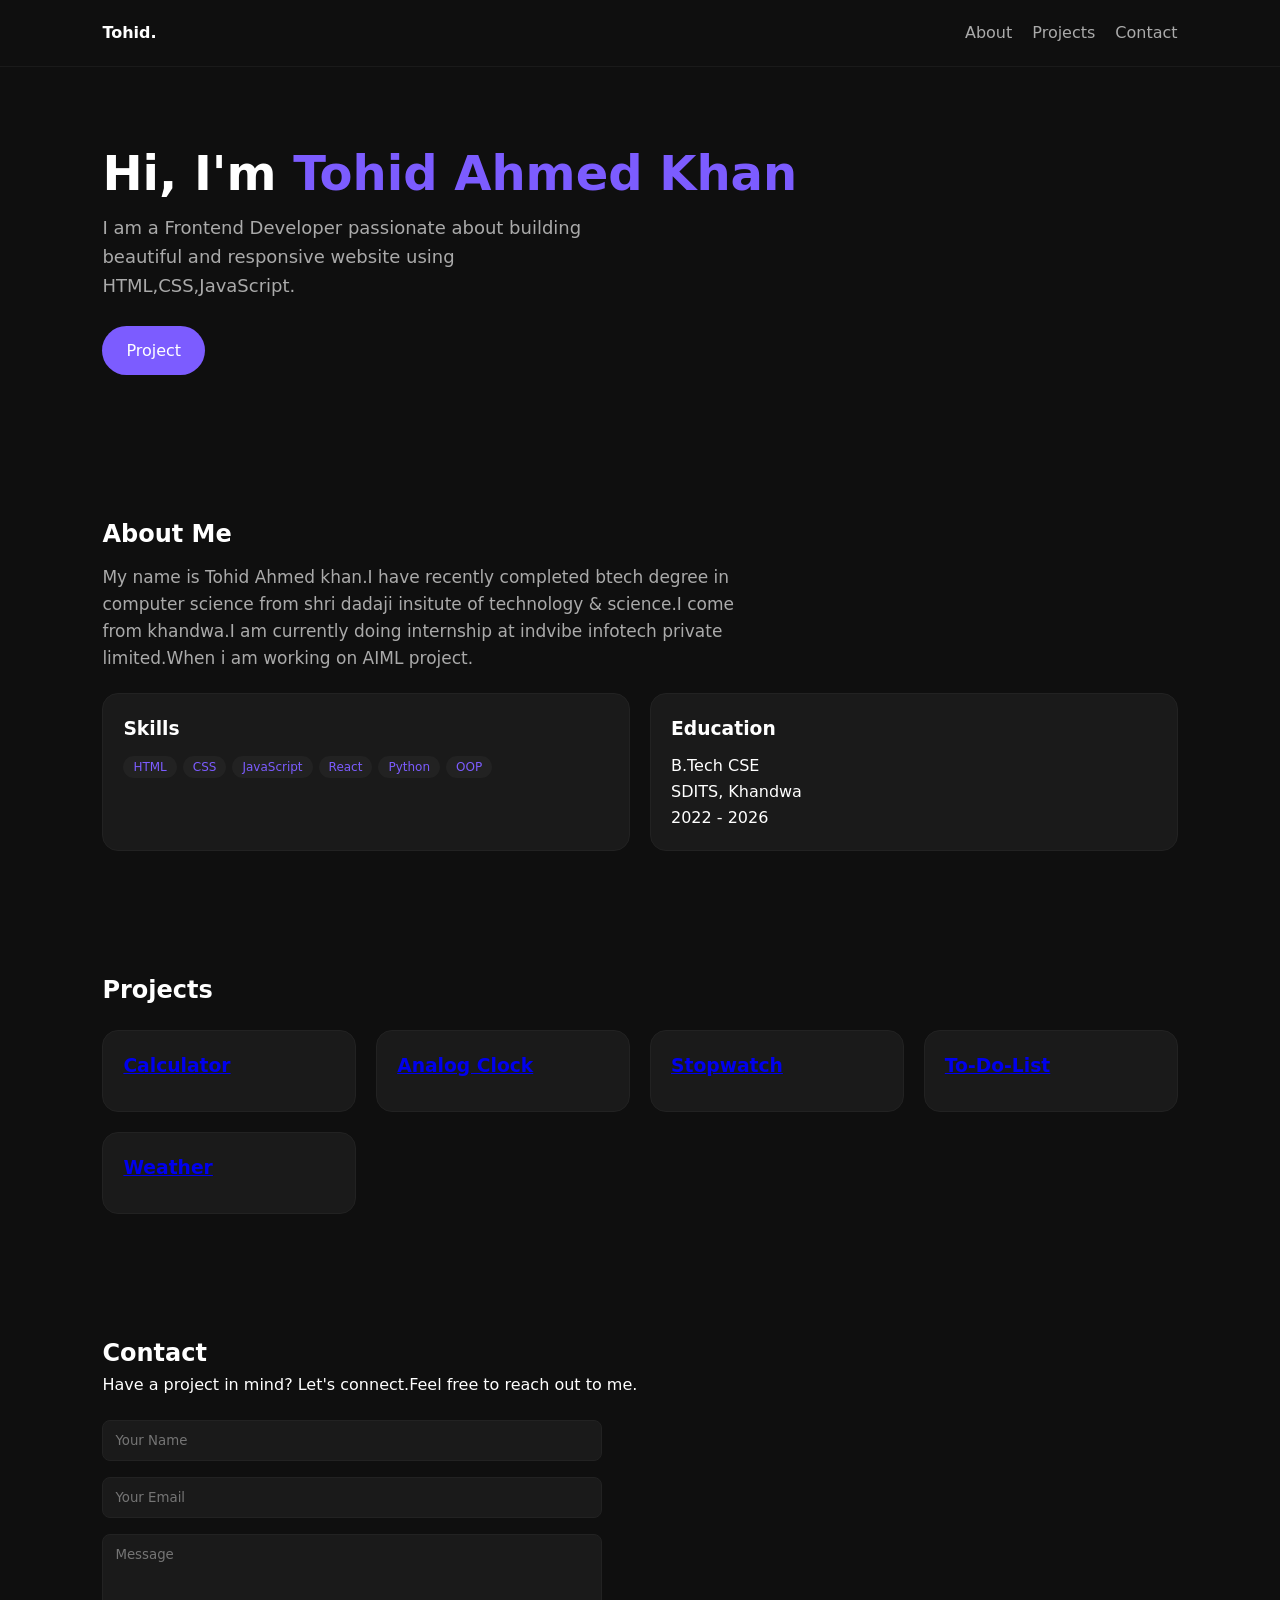
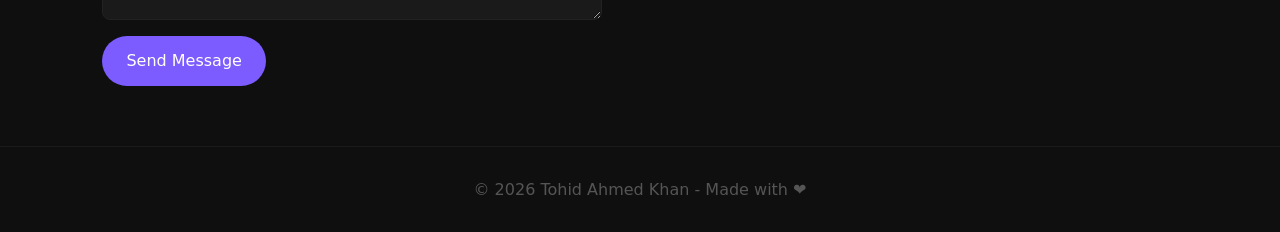
<file: index.html>
<!DOCTYPE html>
<html lang="en">
<head>
<meta charset="UTF-8" />
<meta name="viewport" content="width=device-width, initial-scale=1.0" />
<title>Tohid Ahmed Khan - Portfolio</title>
<style>
  *{margin:0;padding:0;box-sizing:border-box;font-family:system-ui}
  body{background:#0f0f0f;color:#fff;line-height:1.6}
  nav{display:flex;justify-content:space-between;padding:20px 8%;position:sticky;top:0;background:#0f0f0f;z-index:10;border-bottom:1px solid #1a1a1a}
  nav a{color:#aaa;text-decoration:none;margin-left:20px}
  nav a:hover{color:#fff}
  .hero{padding:80px 8%}
  .hero h1{font-size:48px;line-height:1.1} .hero h1 span{color:#7c5cff}
  .hero p{color:#aaa;margin:15px 0 25px;max-width:500px;font-size:18px}
  .btn{background:#7c5cff;color:#fff;padding:12px 24px;border-radius:30px;text-decoration:none;display:inline-block;transition:.3s}
  .btn:hover{background:#6a4ae6;transform:translateY(-2px)}
  section{padding:60px 8%}
  .grid{display:grid;grid-template-columns:repeat(auto-fit,minmax(250px,1fr));gap:20px;margin-top:20px}
  .card{background:#1a1a1a;padding:20px;border-radius:16px;border:1px solid #222;transition:.3s}
  .card:hover{border-color:#7c5cff;transform:translateY(-4px)}
  .card h3{margin-bottom:10px}
  .tag{background:#222;padding:4px 10px;border-radius:20px;font-size:12px;margin-right:6px;color:#7c5cff}
  input,textarea{width:100%;padding:12px;margin:8px 0;background:#1a1a1a;border:1px solid #222;border-radius:8px;color:#fff}
  footer{text-align:center;padding:30px;color:#555;border-top:1px solid #1a1a1a}
  .project-card{cursor: pointer;}
</style>
</head>
<body>
<nav>
  <b>Tohid.</b>
  <div><a href="#about">About</a><a href="#projects">Projects</a><a href="#contact">Contact</a></div>
</nav>

<div class="hero">
  <h1>Hi, I'm <span>Tohid Ahmed Khan</span></h1>
  <p> I am a Frontend Developer  passionate about building beautiful and responsive website using HTML,CSS,JavaScript.</p>
  <a class="btn" href="#projects">Project</a>
</div>

<section id="about">
  <h2>About Me</h2>
  <p style="color:#aaa;max-width:650px;margin-top:10px;font-size:17px">My name is Tohid Ahmed khan.I have recently completed btech degree in computer science from shri dadaji insitute of technology & science.I come from khandwa.I am currently doing internship at indvibe infotech private limited.When i am working on AIML project.</p>
  <div class="grid">
    <div class="card"><h3>Skills</h3><p><span class="tag">HTML</span><span class="tag">CSS</span><span class="tag">JavaScript</span><span class="tag">React</span><span class="tag">Python</span><span class="tag">OOP</span></p></div>
    <div class="card"><h3>Education</h3><p>B.Tech CSE<br>SDITS, Khandwa<br>2022 - 2026</p></div>
  </div>
</section>

<section id="projects">
  <h2>Projects</h2>
  <div class="grid">
   <div class="card"><h3><a href="./project/calculator.html">Calculator</a></h3></div>
    <div class="card"><h3><a href="./project/analog clock/analog.html">Analog Clock</a></h3></div>
    <div class="card"><h3><a href="./project/stopwatch/stop.html">Stopwatch</a></h3></div>
    <div class="card"><h3><a href="./project/to-do list/td.html">To-Do-List</a></h3></div>
     <div class="card"><h3><a href="./project/weather/weather.html">Weather</a></h3></div>
 
  </div>
</section>

<section id="contact">
  <h2>Contact</h2>
  <p>Have a project in mind? Let's connect.Feel free to reach out to me.</p>
  <div style="max-width:500px;margin-top:15px">
    <input placeholder="Your Name" />
    <input placeholder="Your Email" />
    <textarea rows="4" placeholder="Message"></textarea>
    <a class="btn" href="mailto:tohidahmedkhan@email.com">Send Message</a>
  </div>
</section>

<footer>© 2026 Tohid Ahmed Khan - Made with ❤️</footer>
</body>
</html>
</file>
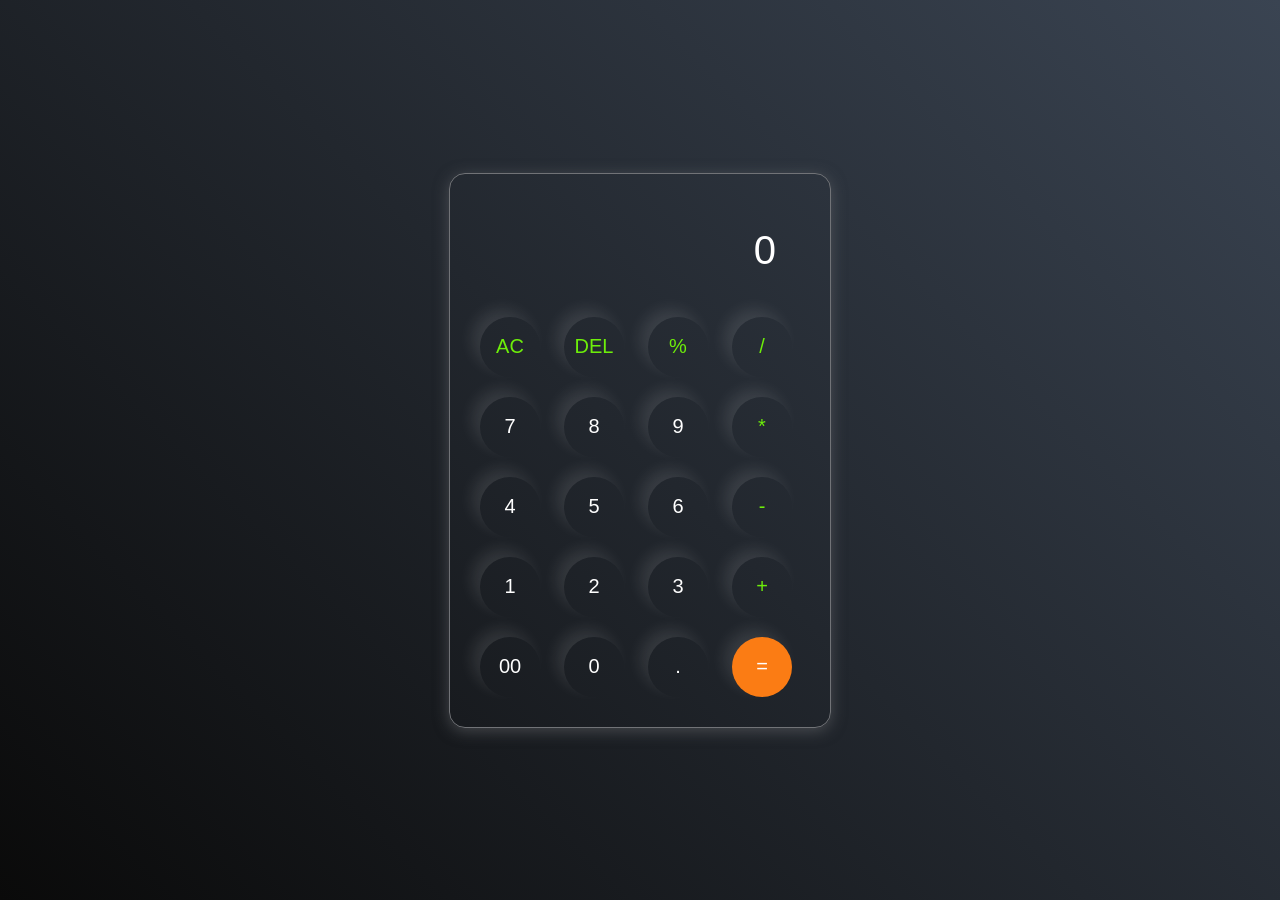
<file: project/calculator.html>
<!DOCTYPE html>
<html lang="en">
<head>
    <meta charset="UTF-8">
    <meta name="viewport" content="width=device-width, initial-scale=1.0">
    <link rel="stylesheet" href="style.css">
    <title>calculator</title>
</head>
<body>
   <div class="calculator">
    <input type="text" placeholder="0" id="inputBox">
    <div>
        <button class="operator">AC</button>
        <button class="operator">DEL</button>
        <button class="operator">%</button>
        <button class="operator">/</button>
    </div>
    <div>
        <button>7</button>
        <button>8</button>
        <button>9</button>
        <button class="operator">*</button>
    </div>
    <div>
        <button>4</button>
        <button>5</button>
        <button>6</button>
        <button class="operator">-</button>
    </div>
    <div>
        <button>1</button>
        <button>2</button>
        <button>3</button>
        <button class="operator">+</button>
    </div> 
<div>
        <button>00</button>
        <button>0</button>
        <button>.</button>
        <button class="equalBTn">=</button>
    </div> 
   </div>
   <script src="script.js"></script>
</body>
</html>
</file>
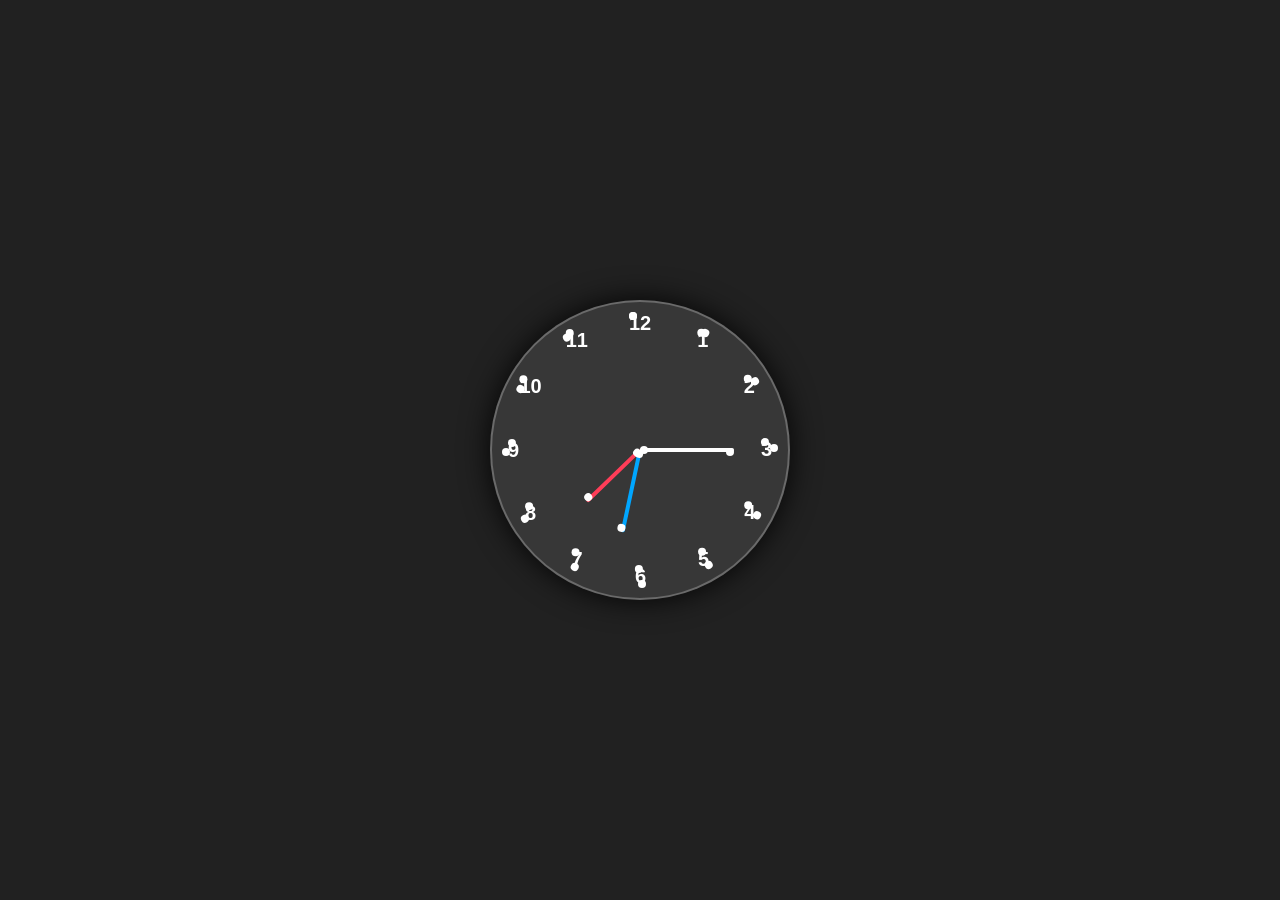
<file: project/analog clock/analog.html>
<!DOCTYPE html>
<html lang="en">
<head>
    <meta charset="UTF-8">
    <meta name="viewport" content="width=device-width, initial-scale=1.0">
    <link rel="stylesheet" href="style.css">
    <title>analog clock</title>
</head>
<body>
    <div class="container">
        <div class="clock">
            <div style="--clr:#ff3d58; --h:74px" id="hour" class="hand"><i></i></div>
            <div style="--clr:#00a6ff; --h:84px" id="min" class="hand"><i></i></div>
            <div  style="--clr:#ffffff; --h:94px" id="sec" class="hand"><i></i></div>
            <span style="--i:1"><b>1</b></span>
            <span style="--i:2"><b>2</b></span>
            <span style="--i:3"><b>3</b></span>
            <span style="--i:4"><b>4</b></span>
            <span style="--i:5"><b>5</b></span>
            <span style="--i:6"><b>6</b></span>
            <span style="--i:7"><b>7</b></span>
            <span style="--i:8"><b>8</b></span>
            <span style="--i:9"><b>9</b></span>
            <span style="--i:10"><b>10</b></span>
            <span style="--i:11"><b>11</b></span>
            <span style="--i:12"><b>12</b></span>

        </div>
    </div>


    <script src="script.js"></script>
</body>
</html>
</file>
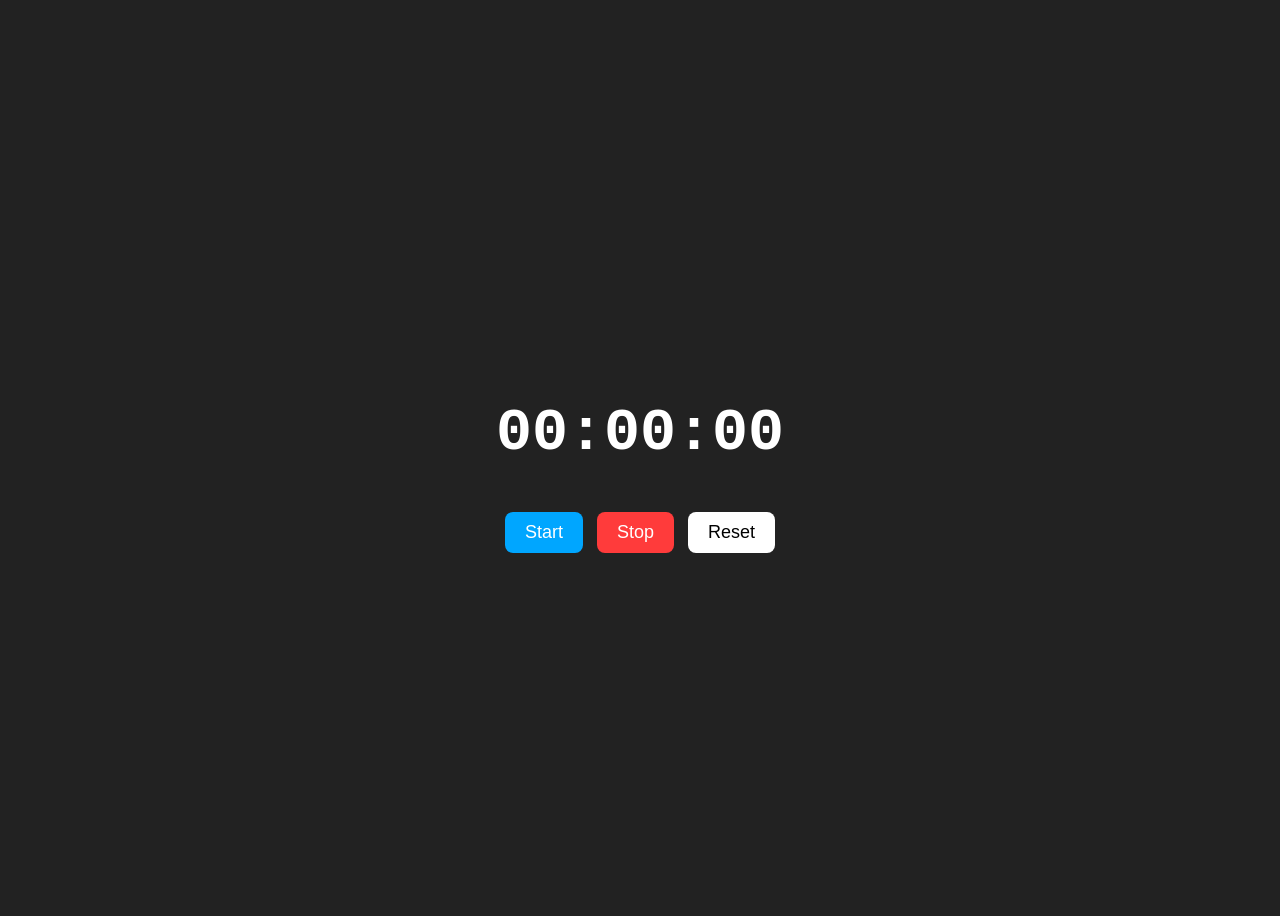
<file: project/stopwatch/stop.html>
<!DOCTYPE html>
<html>
<head>
  <link rel="stylesheet" href="style.css">
</head>
<body>
  <div class="container">
    <h1 id="display">00:00:00</h1>
    <div class="buttons">
      <button id="start">Start</button>
      <button id="stop">Stop</button>
      <button id="reset">Reset</button>
    </div>
  </div>
  <script src="script.js"></script>
</body>
</html>
</file>
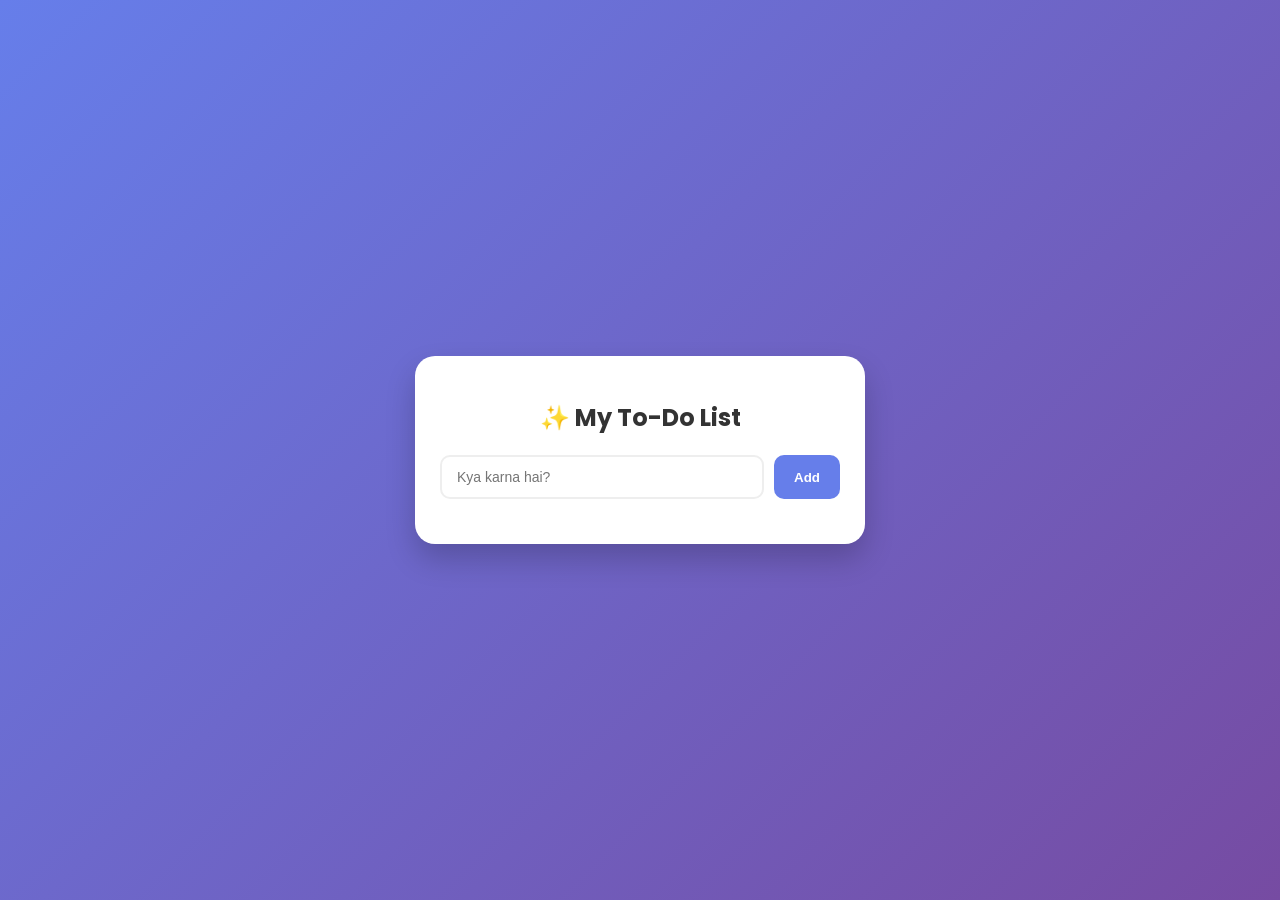
<file: project/to-do list/td.html>
<!DOCTYPE html>
<html>
<head>
<title>To-Do List Pro</title>
<link href="https://fonts.googleapis.com/css2?family=Poppins:wght@400;600&display=swap" rel="stylesheet">
<style>
body{
  margin:0; min-height:100vh;
  font-family:'Poppins', sans-serif;
  background: linear-gradient(135deg, #667eea, #764ba2);
  display:flex; justify-content:center; align-items:center;
}
.box{
  background:white; width:400px; padding:25px; border-radius:20px;
  box-shadow: 0 15px 30px rgba(0,0,0,0.2);
}
h2{ text-align:center; color:#333; margin-bottom:20px;}
.input-box{ display:flex; gap:10px; margin-bottom:20px;}
input{
  flex:1; padding:12px 15px; border:2px solid #eee; border-radius:10px; outline:none; font-size:14px;
}
input:focus{ border-color:#667eea; }
button{
  padding:12px 20px; background:#667eea; color:white; border:none; border-radius:10px;
  cursor:pointer; font-weight:600; transition:0.2s;
}
button:hover{ background:#5a6fd6; transform:scale(1.05); }
ul{ padding:0; margin:0;}
li{
  list-style:none; background:#f8f9ff; padding:12px 15px; margin-top:10px; border-radius:10px;
  display:flex; justify-content:space-between; align-items:center;
  transition:0.2s; border-left:4px solid #667eea;
}
li:hover{ transform: translateX(5px); }
li.done{
  text-decoration: line-through; background:#e8f5e9; color:#888; border-left-color:#4caf50;
}
li span{
  background:#ffebee; color:#ff5252; width:28px; height:28px; display:flex;
  justify-content:center; align-items:center; border-radius:50%; cursor:pointer; font-weight:bold;
}
li span:hover{ background:#ff5252; color:white;}
</style>
</head>
<body>
  <div class="box">
    <h2>✨ My To-Do List</h2>
    <div class="input-box">
      <input type="text" id="taskInput" placeholder="Kya karna hai?">
      <button onclick="addTask()">Add</button>
    </div>
    <ul id="taskList"></ul>
  </div>

<script>
let tasks = JSON.parse(localStorage.getItem("tasks")) || [];
function showTasks(){
  let list = document.getElementById("taskList");
  list.innerHTML = "";
  tasks.forEach((t, index) => {
    let li = document.createElement("li");
    li.innerHTML = `${t.text} <span>✕</span>`;
    if(t.done) li.classList.add("done");
    li.onclick = () => toggleDone(index);
    li.querySelector("span").onclick = (e) => { e.stopPropagation(); deleteTask(index); }
    list.appendChild(li);
  });
}
function addTask(){
  let input = document.getElementById("taskInput");
  if(input.value == "") return;
  tasks.push({text: input.value, done: false});
  localStorage.setItem("tasks", JSON.stringify(tasks));
  input.value = ""; showTasks();
}
function toggleDone(i){ tasks[i].done =!tasks[i].done; localStorage.setItem("tasks", JSON.stringify(tasks)); showTasks(); }
function deleteTask(i){ tasks.splice(i, 1); localStorage.setItem("tasks", JSON.stringify(tasks)); showTasks(); }
showTasks();
</script>
</body>
</html>
</file>
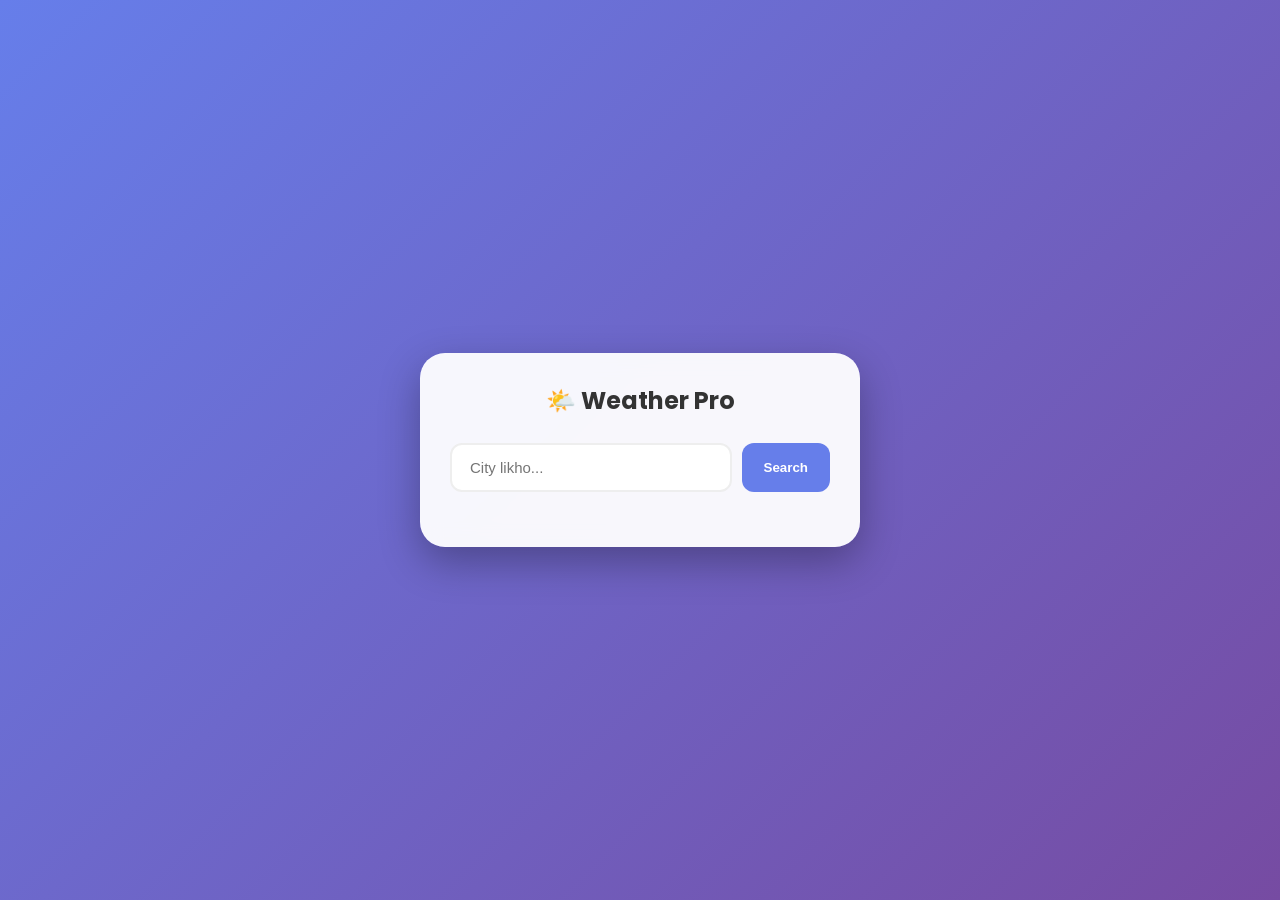
<file: project/weather/weather.html>
<!DOCTYPE html>
<html>
<head>
<title>Weather App Pro</title>
<link href="https://fonts.googleapis.com/css2?family=Poppins:wght@400;600&display=swap" rel="stylesheet">
<style>
body{
  margin:0; min-height:100vh; font-family:'Poppins',sans-serif;
  background: linear-gradient(135deg, #667eea, #764ba2);
  display:flex; justify-content:center; align-items:center;
  transition: 0.5s all;
}
.box{
  background:rgba(255,255,255,0.95); width:380px; padding:30px; border-radius:25px;
  box-shadow:0 15px 40px rgba(0,0,0,0.3); text-align:center;
  backdrop-filter: blur(10px);
}
h2{ color:#333; margin:0; }
.search{ display:flex; gap:10px; margin:25px 0;}
input{ flex:1; padding:14px 18px; border:2px solid #eee; border-radius:12px; outline:none; font-size:15px;}
input:focus{ border-color:#667eea; }
button{ padding:14px 22px; background:#667eea; color:white; border:none; border-radius:12px; cursor:pointer; font-weight:600; transition:0.2s;}
button:hover{ transform:scale(1.05); }
#result{ margin-top:20px; padding:20px; background:#f8f9ff; border-radius:20px; display:none; animation: pop 0.4s; }
@keyframes pop{ from{transform:scale(0.8); opacity:0} to{transform:scale(1); opacity:1} }
.temp{ font-size:55px; font-weight:700; color:#667eea; line-height:1; margin:10px 0; }
.city-name{ font-size:22px; font-weight:600; color:#444; }
.desc{ font-size:18px; color:#666; margin:5px 0; }
.wind{ color:#888; margin-top:10px; background:white; padding:6px 12px; border-radius:20px; display:inline-block; }
</style>
</head>
<body id="bodyBg">
<div class="box">
  <h2>🌤️ Weather Pro</h2>
  <div class="search">
    <input type="text" id="city" placeholder="City likho..." onkeydown="if(event.key==='Enter') getWeather()">
    <button onclick="getWeather()">Search</button>
  </div>
  <div id="result"></div>
</div>

<script>
async function getWeather(){
  let city = document.getElementById("city").value;
  if(!city) return alert("City likho pehle");
  let resDiv = document.getElementById("result");
  let body = document.getElementById("bodyBg");
  resDiv.style.display = "block";
  resDiv.innerHTML = "Mausam check ho raha hai... ⏳";

  try{
    let geo = await fetch(`https://geocoding-api.open-meteo.com/v1/search?name=${city}&count=1`);
    let geoData = await geo.json();
    if(!geoData.results) throw "not found";
    let lat = geoData.results[0].latitude;
    let lon = geoData.results[0].longitude;
    let name = geoData.results[0].name + ", " + geoData.results[0].country;

    let weather = await fetch(`https://api.open-meteo.com/v1/forecast?latitude=${lat}&longitude=${lon}&current_weather=true`);
    let data = await weather.json();
    let temp = data.current_weather.temperature;
    let wind = data.current_weather.windspeed;
    let code = data.current_weather.weathercode;

    let status = "Saaf Mausam";
    let emoji = "☀️";
    let bg = "linear-gradient(135deg, #f6d365 0%, #fda085 100%)"; // sunny

    if(code >= 1 && code <= 3){
      status = "Badal Chaye Huye Hai"; emoji = "⛅"; bg = "linear-gradient(135deg, #667eea, #764ba2)";
    }
    if(code >= 45){
      status = "Kohra Hai"; emoji = "🌫️"; bg = "linear-gradient(135deg, #757F9A, #D7DDE8)";
    }
    if(code >= 51){
      status = "Halki Barish"; emoji = "🌧️"; bg = "linear-gradient(135deg, #4e54c8, #8f94fb)";
    }
    if(code >= 71){
      status = "Barish Ho Rahi Hai"; emoji = "🌧️"; bg = "linear-gradient(135deg, #2c3e50, #4ca1af)";
    }
    
    body.style.background = bg;

    resDiv.innerHTML = `
      <div class="city-name">${name}</div>
      <div class="temp">${temp}°C</div>
      <div class="desc">${status} ${emoji}</div>
      <div class="wind">💨 Wind: ${wind} km/h</div>
    `;
  }catch(e){
    resDiv.innerHTML = `<p style="color:red;">City nahi mili, try again</p>`;
  }
}
</script>
</body>
</html>
</file>
<file: project/style.css>
*{
    margin: 0;
    padding: 0;
    box-sizing: border-box;
    
}
body{
    width: 100%;
    height:100vh;
    display: flex;
    justify-content: center;
    align-items: center;
    background: linear-gradient(45deg,#0a0a0a,#3a4452);
}
.calculator{
    border: 1px solid #717377;
    padding: 20px;
    border-radius: 16px;
    background:transparent ;
    box-shadow: 0px 3px 15px rgba(113,115,119,0.5);
}
input{
    width: 320px;
    border:none;
    padding: 24px;
    margin: 10px;
    background: transparent;
    box-shadow: 0px 3px 15px rgbs(84,84,84,0.1);
    font-size: 40px;
    text-align: right;
    cursor:pointer;
    color: #ffffff;

}
input::placeholder{
    color: #ffffff;
}
button{
    border:none;
    width:60px;
    height: 60px;
    margin: 10px;
    border-radius: 50%;
    background: transparent;
    color:#ffffff;
    font-size: 20px;
    box-shadow: -8px -8px 15px rgba(255,255,255,0.1);
    cursor:pointer

}
.equalBTn{
    background-color: #fb7c14;
}
.operator{
    color: #6dee0a
}
</file>
<file: project/analog clock/style.css>
*{
    margin: 0;
    padding: 0;
    box-sizing: border-box;
    font-family: sans-serif;
    color: #ffffff;
}
body{
    display: flex;
    justify-content: center;
    align-items: center;
    min-height: 100vh;
    background-color: #212121;
}
.container{
    position: relative;
}
.clock{
    width: 300px;
    height: 300px;
    border-radius: 50%;
    background-color: rgba(255,255,255,0.1);
    border: 2px solid rgba(255,255,255,0.25);
    box-shadow: 0px 0px 30px rgba(0, 0,0, 0.9);
    display: flex;
    justify-content: center;
    align-items: center;
}
.clock span{
    position: absolute;
    transform: rotate(calc(30deg*var(--i)));
    inset: 12px;
    text-align: center;
}
.clock span b{
    transform: rotate(calc(-30deg*var(--i)));
    display: inline-block;
    font-size: 20px;
}
.clock ::before{
    content: '';
    position: absolute;
    width: 8px;
    height: 8px;
    border-radius: 50%;
    background-color: #ffffff;
    z-index: 2;
}
.hand{
    position: absolute;
    display:flex;
    justify-content: center;
    align-items: flex-end;
}
.hand i{
    position: absolute;
    background-color:var(--clr);
    width: 4px;
    height: var(--h);
    border-radius: 8px;
}
</file>
<file: project/stopwatch/style.css>
body { background: #222; color: white; display: flex; justify-content: center; align-items: center; height: 100vh; }
.container { text-align: center; }
#display { font-size: 60px; font-family: monospace; }
button { padding: 10px 20px; margin: 5px; font-size: 18px; cursor: pointer; border-radius: 8px; border: none; }
#start { background: #00a6ff; color: white; }
#stop { background: #ff3b3b; color: white; }
#reset { background: #ffffff; }
</file>
